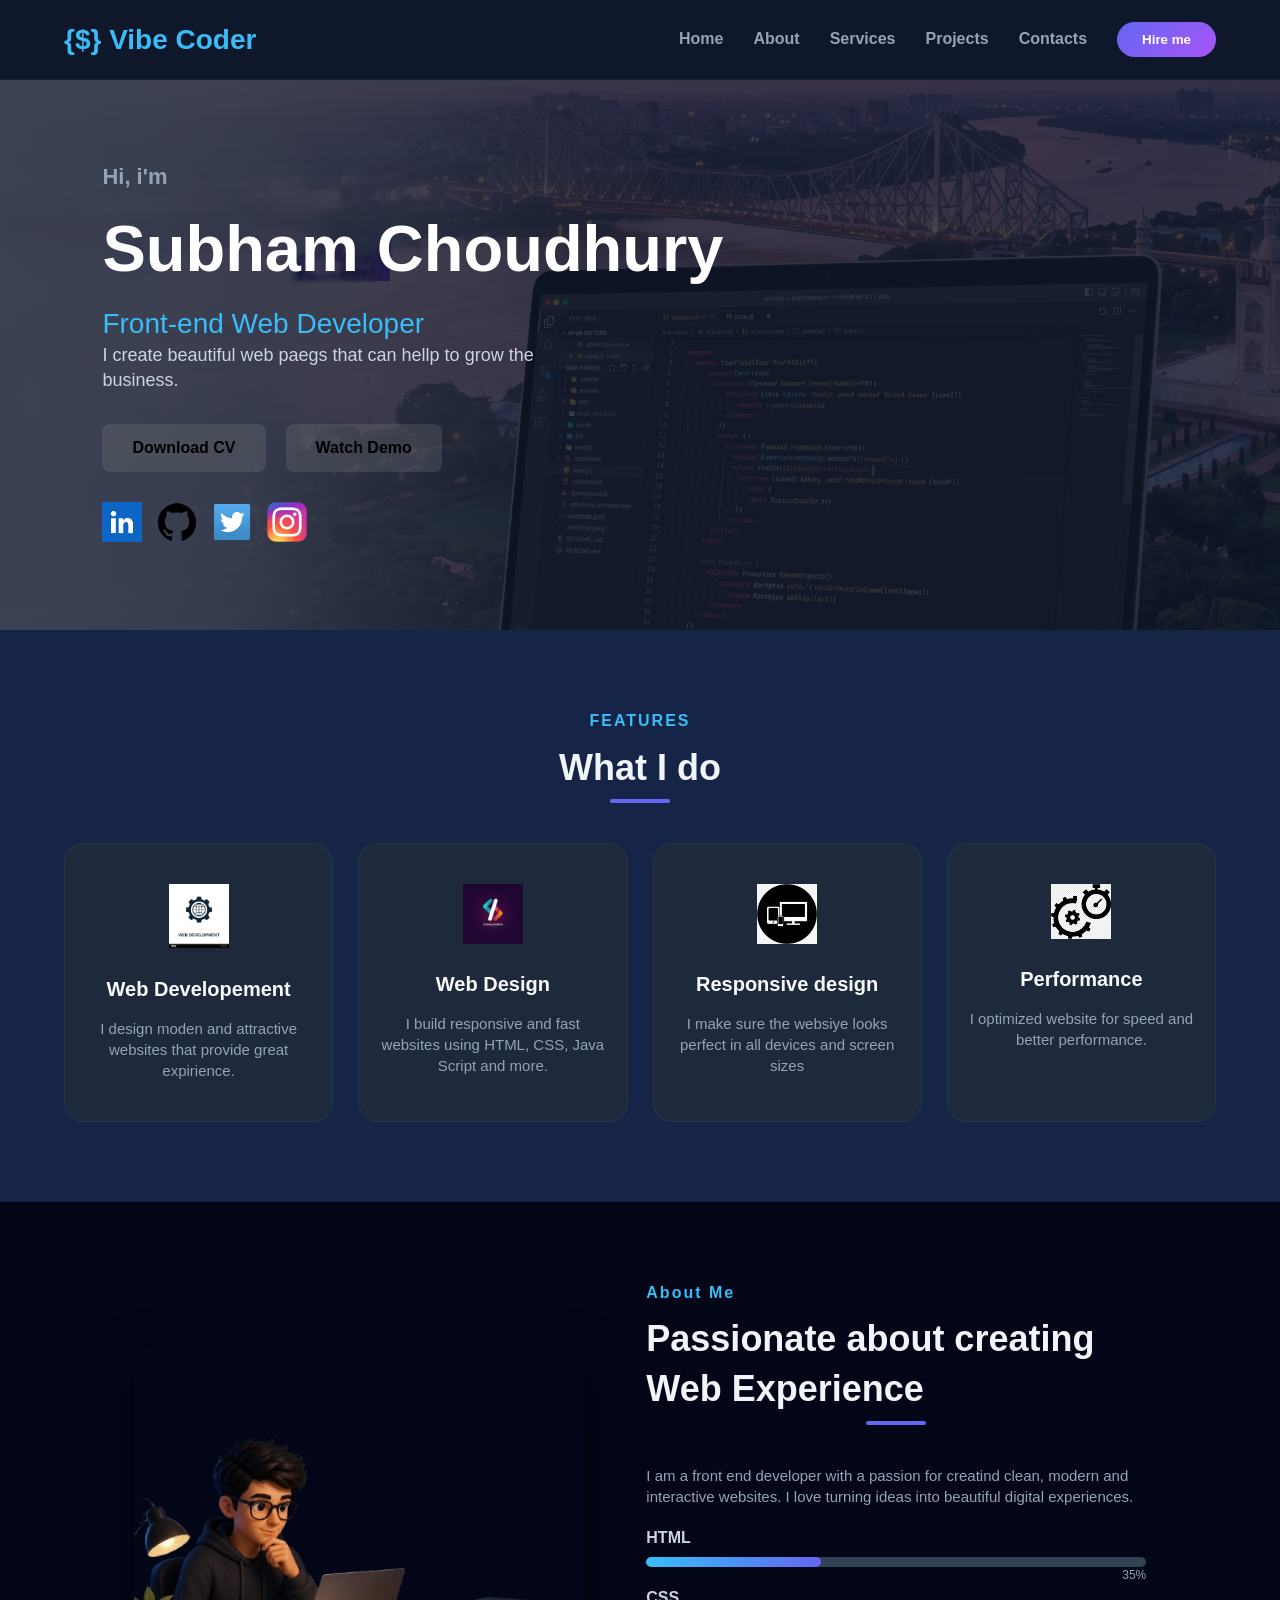
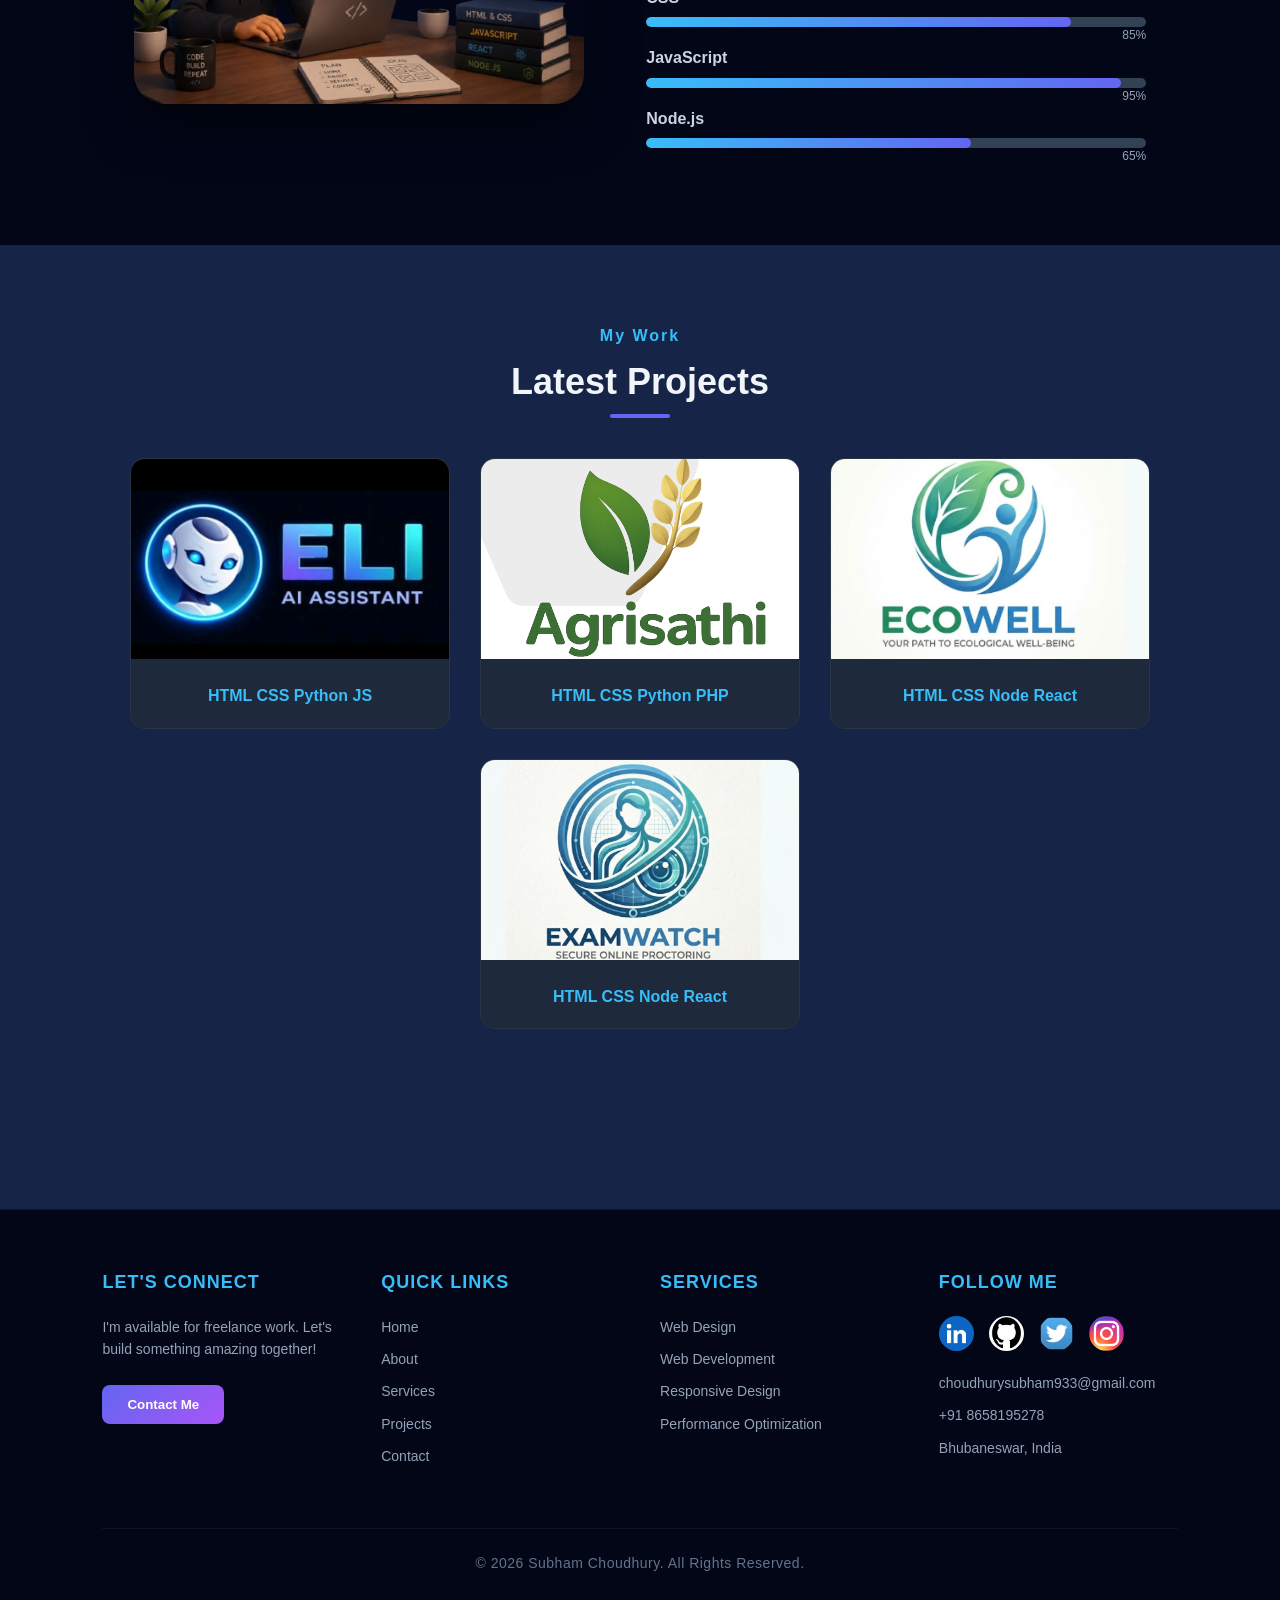
<file: index.html>
<!DOCTYPE html>
<html lang="en">

<head>
    <meta charset="UTF-8">
    <meta name="viewport" content="width=device-width, initial-scale=1.0">
    <title>Portfolio</title>
    <link rel="stylesheet" href="CSS/index.css">
</head>

<body>
    <header>
        <div class="title">
            {$} Vibe Coder
        </div>
        <div class="sections">
            <a href="Home.html">Home</a>
            <a href="about.html" class="active">About</a>
            <a href="#Services">Services</a>
            <a href="projects.html">Projects</a>
            <a href="contact.html">Contacts</a>
            <form action="follow.html">
                <button>Hire me</button>
            </form>
        </div>
    </header>

    <main>
        <div class="content">
            <div class="intro">
                <p id="pa">Hi, i'm</p>
                <h1>Subham Choudhury</h1>
                <h3>Front-end Web Developer</h3>
                <p id="par">I create beautiful web paegs that can hellp to grow the business.</p>
            </div>
            <div class="click">
                <form action="https://internshala.com/download/resume">
                    <button>Download CV</button>
                </form>
                <form action="CV.pdf">
                    <button>Watch Demo</button>
                </form>
            </div>
            <div class="icons">
                <a href="https://www.linkedin.com/in/subham-choudhury-31451738b?utm_source=share_via&utm_content=profile&utm_medium=member_android"
                    target="_blank"><img src="CSS/images/linkedin.webp" alt=""></a>
                <a href="https://github.com/the-speaker27" target="_blank"><img src="CSS/images/git.svg" alt=""></a>
                <a href="https://internshala.com/student/resume?detail_source=resume_direct" target="_blank"><img
                        src="CSS/images/twitter.webp" alt=""></a>
                <a href="https://www.instagram.com/mr_choudhury__269?igsh=MWs2NjI1c2Jwdjhybw==" target="_blank"><img
                        src="CSS/images/insta.png" alt=""></a>
            </div>
        </div>
        <div class="container">
            <p id="ft">FEATURES</p>
            <p id="wid">What I do</p>
            <div class="cards">
                <div class="sub">
                    <img src="CSS/images/python.png" alt="">
                    <p id="hd"><b>Web Developement</b></p>
                    <p id="cn">I design moden and attractive websites that provide great expirience.</p>
                </div>

                <div class="sub">
                    <img src="CSS/images/java.webp" alt="">
                    <p id="bd"><b>Web Design</b></p>
                    <p id="cn">I build responsive and fast websites using HTML, CSS, Java Script and more.</p>
                </div>

                <div class="sub">
                    <img src="CSS/images/rd.png" alt="">
                    <p id="ld"><b>Responsive design</b></p>
                    <p id="cn">I make sure the websiye looks perfect in all devices and screen sizes</p>
                </div>
                <div class="sub">
                    <img src="CSS/images/pr.png" alt="">
                    <p id="ld"><b>Performance</b></p>
                    <p id="cn">I optimized website for speed and better performance.</p>
                </div>
            </div>

        </div>
        <div class="code">
            <img src="CSS/images/coder.png" alt="">
            <div class="contents">
                <p id="ft">About Me</p>
                <p id="wid">Passionate about creating Web Experience</p>
                <p id="cn">I am a front end developer with a passion for creatind clean, modern and interactive
                    websites. I love turning ideas into beautiful digital experiences.</p>
                <div class="skill">
                    <span class="lan">HTML</span>
                    <div class="bar">
                        <div class="line" style="width:35%;">
                        </div>
                    </div>
                    <span class="percent">35%</span>
                </div>

                <div class="skill">
                    <span class="lan">CSS</span>
                    <div class="bar">
                        <div class="line" style="width:85%;">
                        </div>
                    </div>
                    <span class="percent">85%</span>
                </div>

                <div class="skill">
                    <span class="lan">JavaScript</span>
                    <div class="bar">
                        <div class="line" style="width:95%;">
                        </div>
                    </div>
                    <span class="percent">95%</span>
                </div>

                <div class="skill">
                    <span class="lan">Node.js</span>
                    <div class="bar">
                        <div class="line" style="width:65%;">
                        </div>
                    </div>
                    <span class="percent">65%</span>
                </div>
            </div>
        </div>
        <div class="project">
            <p id="ft">My Work</p>
            <p id="wid">Latest Projects</p>
            <div class="projects">
                <div class="pcards">
                    <img src="CSS/images/Eli.jpeg" alt="">
                    <p>HTML CSS Python JS</p>
                </div>
                <div class="pcards">
                    <img src="CSS/images/agrisaathi.png" alt="">
                    <p>HTML CSS Python PHP</p>
                </div>

                <div class="pcards">
                    <img src="CSS/images/ecowell.png" alt="">
                    <p>HTML CSS Node React</p>
                </div>

                <div class="pcards">
                    <img src="CSS/images/exam.png" alt="">
                    <p>HTML CSS Node React</p>
                </div>


            </div>
        </div>
    </main>


    <footer class="footer">
        <div class="footer-container">

            <div class="footer-box">
                <h3>Let's Connect</h3>
                <p>I'm available for freelance work. Let's build something amazing together!</p>
                <button class="contact-btn">Contact Me</button>
            </div>

            <div class="footer-box">
                <h3>Quick Links</h3>
                <p>Home</p>
                <p>About</p>
                <p>Services</p>
                <p>Projects</p>
                <p>Contact</p>
            </div>

            <div class="footer-box">
                <h3>Services</h3>
                <p>Web Design</p>
                <p>Web Development</p>
                <p>Responsive Design</p>
                <p>Performance Optimization</p>
            </div>

            <div class="footer-box">
                <h3>Follow Me</h3>
                <div class="socials">
                    <a href="https://www.linkedin.com/in/subham-choudhury-31451738b?utm_source=share_via&utm_content=profile&utm_medium=member_android"
                        target="_blank"><img src="CSS/images/linkedin.webp" alt=""></a>
                    <a href="https://github.com/the-speaker27" target="_blank"><img src="CSS/images/git.png" alt=""></a>
                    <a href="https://internshala.com/student/resume?detail_source=resume_direct" target="_blank"><img
                            src="CSS/images/twitter.webp" alt=""></a>
                    <a href="https://www.instagram.com/mr_choudhury__269?igsh=MWs2NjI1c2Jwdjhybw==" target="_blank"><img
                            src="CSS/images/insta.png" alt=""></a>
                </div>
                <p>choudhurysubham933@gmail.com</p>
                <p>+91 8658195278</p>
                <p>Bhubaneswar, India</p>
            </div>

        </div>

        <div class="footer-bottom">
            © 2026 Subham Choudhury. All Rights Reserved.
        </div>
    </footer>
</body>

</html>
</file>
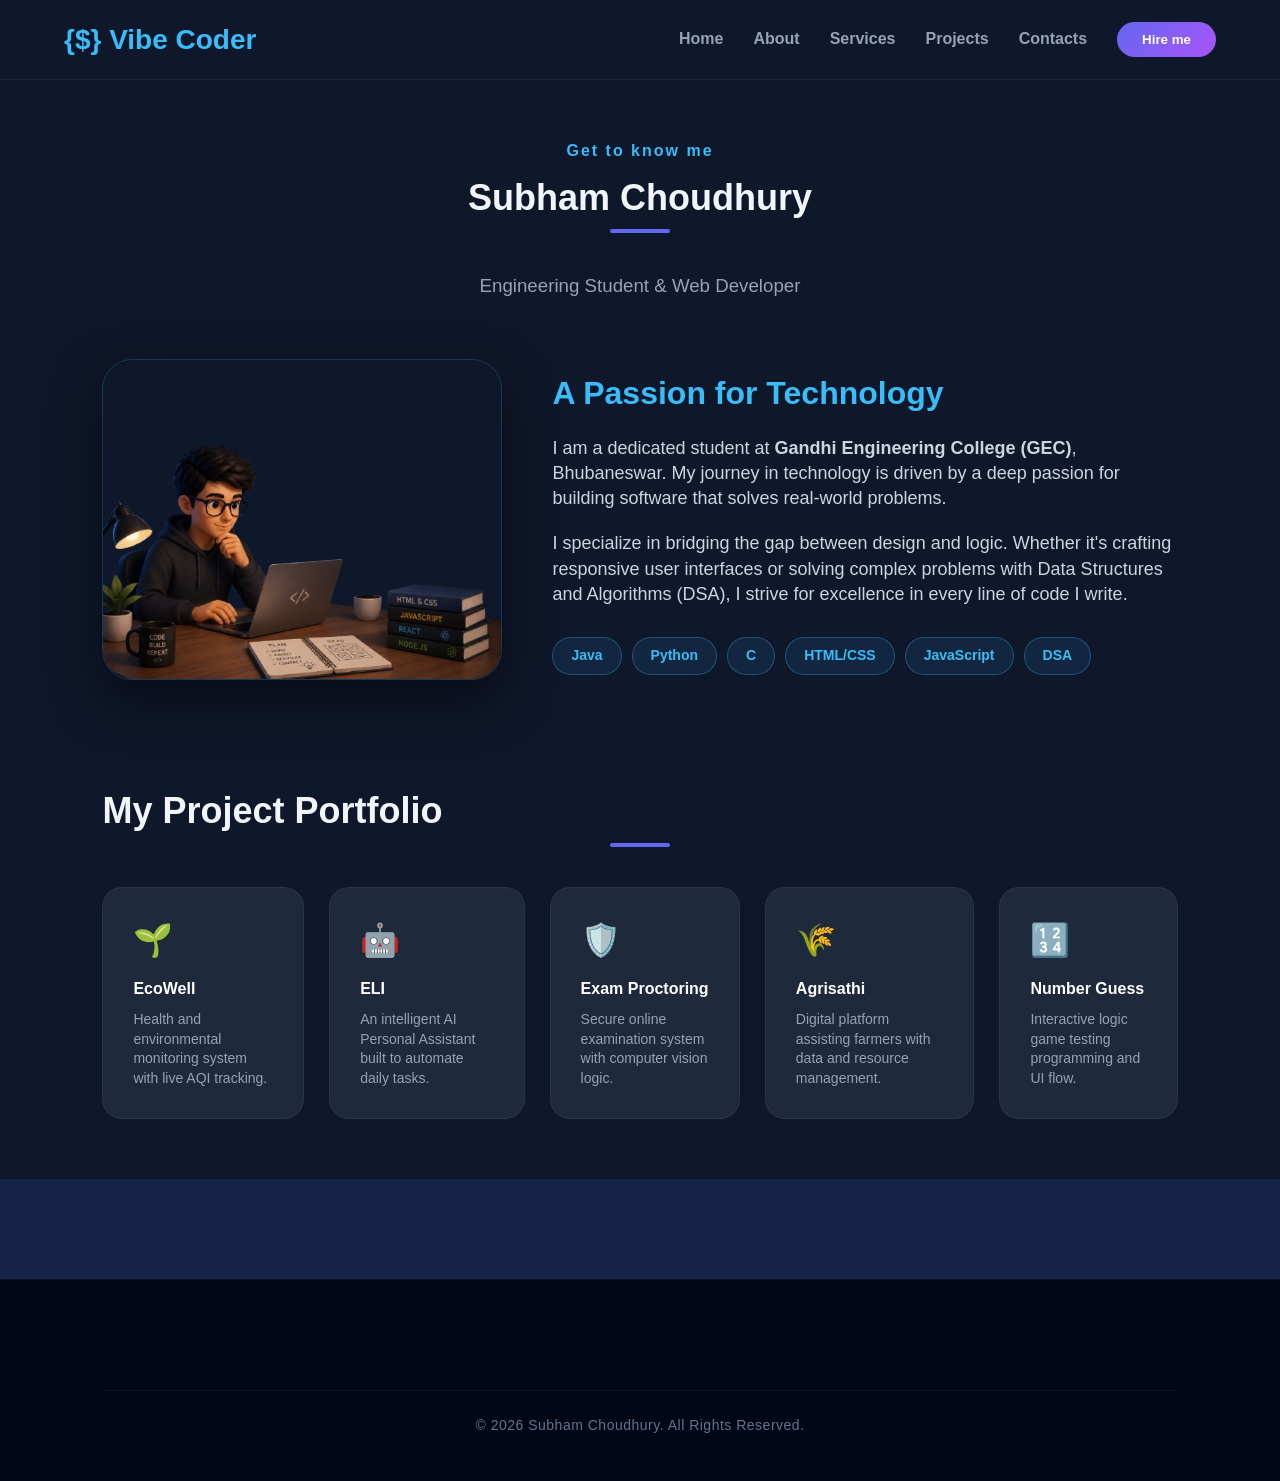
<file: about.html>
<!DOCTYPE html>
<html lang="en">

<head>
    <meta charset="UTF-8">
    <meta name="viewport" content="width=device-width, initial-scale=1.0">
    <title>About | Subham Choudhury</title>
    <link rel="stylesheet" href="CSS/index.css">
    <link href="CSS/about.css" rel="stylesheet">
</head>

<body>
    <header>
        <div class="title">{$} Vibe Coder</div>
        <div class="sections">
            <a href="index.html">Home</a>
            <a href="about.html" class="active">About</a>
            <a href="#services">Services</a>
            <a href="projects.html">Projects</a>
            <a href="contact.html">Contacts</a>
            <form action="follow.html">
                <button>Hire me</button>
            </form>
        </div>
    </header>

    <main class="about-container">
        <section class="about-hero">
            <p id="ft">Get to know me</p>
            <h1 id="wid">Subham Choudhury</h1>
            <h3>Engineering Student & Web Developer</h3>
        </section>

        <section class="bio-section">
            <div class="bio-image">
                <img src="CSS/images/coder.png" alt="Subham Working">
            </div>
            <div class="bio-content">
                <h2>A Passion for Technology</h2>
                <p>I am a dedicated student at <strong>Gandhi Engineering College (GEC)</strong>, Bhubaneswar. My
                    journey in technology is driven by a deep passion for building software that solves real-world
                    problems.</p>
                <p>I specialize in bridging the gap between design and logic. Whether it's crafting responsive user
                    interfaces or solving complex problems with Data Structures and Algorithms (DSA), I strive for
                    excellence in every line of code I write.</p>

                <div class="tech-stack">
                    <span class="skill-pill">Java</span>
                    <span class="skill-pill">Python</span>
                    <span class="skill-pill">C</span>
                    <span class="skill-pill">HTML/CSS</span>
                    <span class="skill-pill">JavaScript</span>
                    <span class="skill-pill">DSA</span>
                </div>
            </div>
        </section>

        <section class="about-projects">
            <h2 id="wid">My Project Portfolio</h2>
            <div class="project-grid">
                <div class="project-card">
                    <div class="p-icon">🌱</div>
                    <h4>EcoWell</h4>
                    <p>Health and environmental monitoring system with live AQI tracking.</p>
                </div>
                <div class="project-card">
                    <div class="p-icon">🤖</div>
                    <h4>ELI</h4>
                    <p>An intelligent AI Personal Assistant built to automate daily tasks.</p>
                </div>
                <div class="project-card">
                    <div class="p-icon">🛡️</div>
                    <h4>Exam Proctoring</h4>
                    <p>Secure online examination system with computer vision logic.</p>
                </div>
                <div class="project-card">
                    <div class="p-icon">🌾</div>
                    <h4>Agrisathi</h4>
                    <p>Digital platform assisting farmers with data and resource management.</p>
                </div>
                <div class="project-card">
                    <div class="p-icon">🔢</div>
                    <h4>Number Guess</h4>
                    <p>Interactive logic game testing programming and UI flow.</p>
                </div>
            </div>
        </section>
    </main>

    <footer class="footer">
        <div class="footer-bottom">
            © 2026 Subham Choudhury. All Rights Reserved.
        </div>
    </footer>
</body>

</html>
</file>
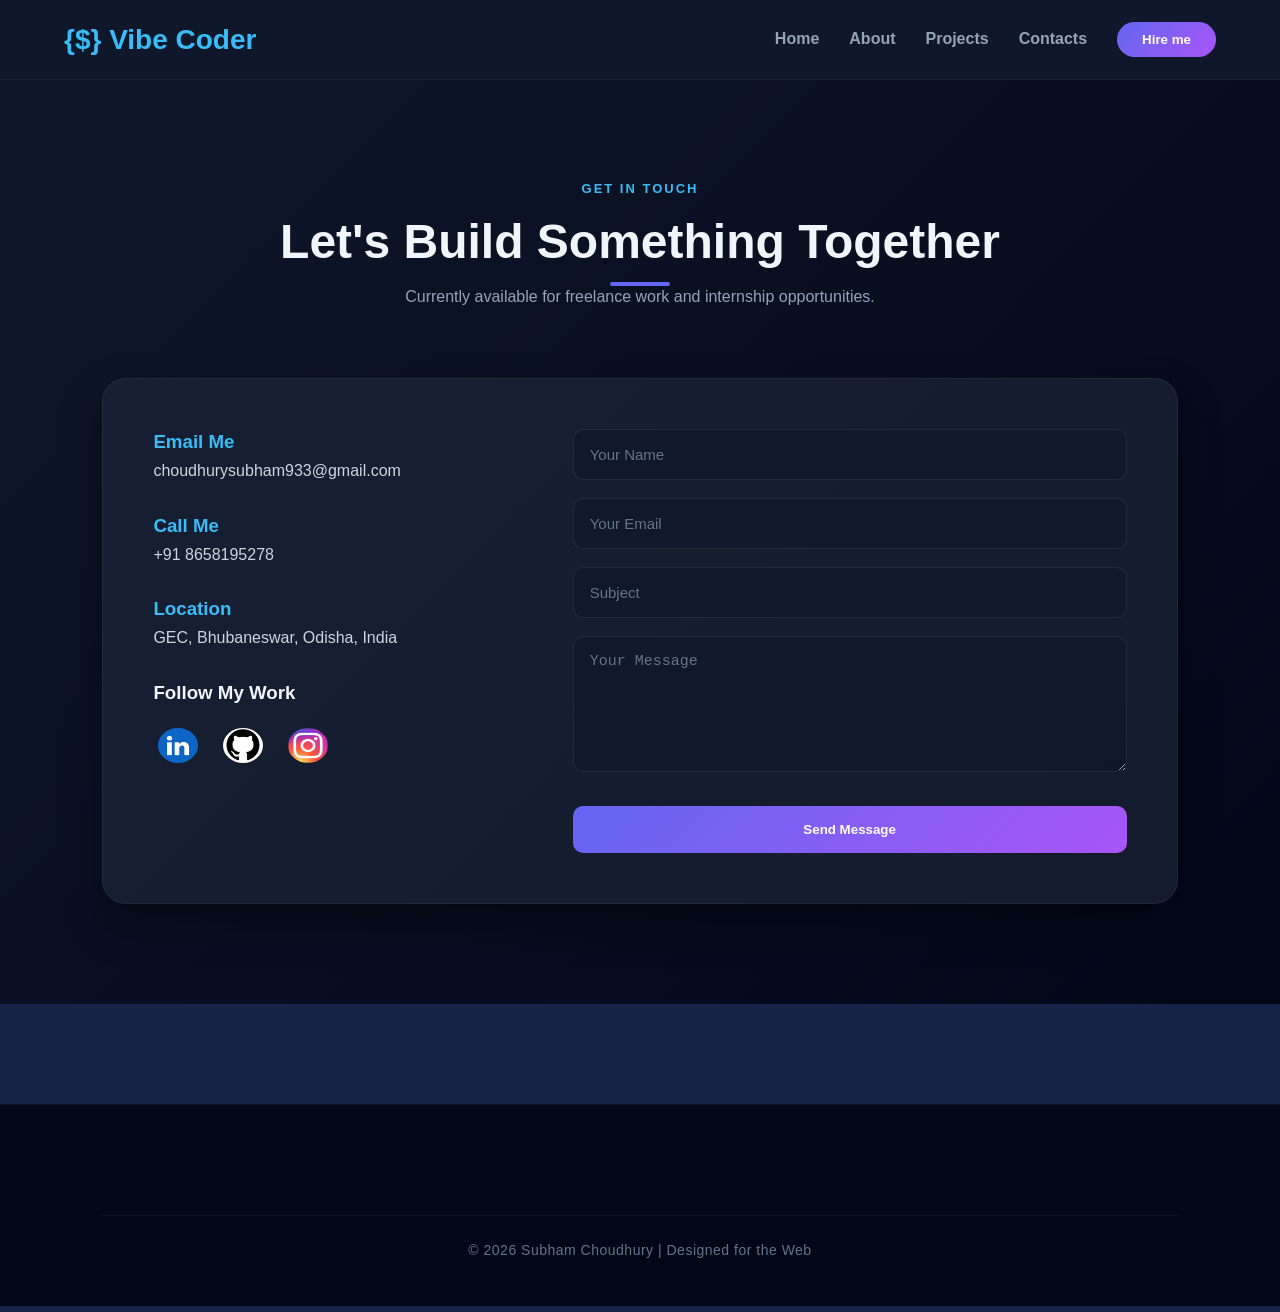
<file: contact.html>
<!DOCTYPE html>
<html lang="en">

<head>
    <meta charset="UTF-8">
    <meta name="viewport" content="width=device-width, initial-scale=1.0">
    <title>Contact | Subham Choudhury</title>
    <link rel="stylesheet" href="CSS/index.css">
    <link rel="stylesheet" href="CSS/contact.css">
</head>

<body>
    <header>
        <div class="title">{$} Vibe Coder</div>
        <div class="sections">
            <a href="index.html">Home</a>
            <a href="about.html">About</a>
            <a href="projects.html">Projects</a>
            <a href="contact.html" class="active">Contacts</a>
            <form action="follow.html">
                <button>Hire me</button>
            </form>
        </div>
    </header>

    <main class="contact-page">
        <section class="contact-hero">
            <p id="ft">GET IN TOUCH</p>
            <h1 id="wid">Let's Build Something Together</h1>
            <p class="subtitle">Currently available for freelance work and internship opportunities.</p>
        </section>

        <div class="contact-wrapper">
            <div class="contact-info-panel">
                <div class="info-item">
                    <h3>Email Me</h3>
                    <p>choudhurysubham933@gmail.com</p>
                </div>
                <div class="info-item">
                    <h3>Call Me</h3>
                    <p>+91 8658195278</p>
                </div>
                <div class="info-item">
                    <h3>Location</h3>
                    <p>GEC, Bhubaneswar, Odisha, India</p>
                </div>

                <div class="social-links-contact">
                    <h3>Follow My Work</h3>
                    <div class="socials">
                        <a href="https://www.linkedin.com/..." target="_blank"><img src="CSS/images/linkedin.webp"
                                alt="LinkedIn"></a>
                        <a href="https://github.com/..." target="_blank"><img src="CSS/images/git.png" alt="GitHub"></a>
                        <a href="https://www.instagram.com/..." target="_blank"><img src="CSS/images/insta.png"
                                alt="Instagram"></a>
                    </div>
                </div>
            </div>

            <div class="contact-form-container">
                <form action="#" class="vibe-form">
                    <div class="input-group">
                        <input type="text" placeholder="Your Name" required>
                    </div>
                    <div class="input-group">
                        <input type="email" placeholder="Your Email" required>
                    </div>
                    <div class="input-group">
                        <input type="text" placeholder="Subject">
                    </div>
                    <div class="input-group">
                        <textarea placeholder="Your Message" rows="6" required></textarea>
                    </div>
                    <button type="submit" class="send-btn">Send Message</button>
                </form>
            </div>
        </div>
    </main>

    <footer class="footer">
        <div class="footer-bottom">
            © 2026 Subham Choudhury | Designed for the Web
        </div>
    </footer>
</body>

</html>
</file>
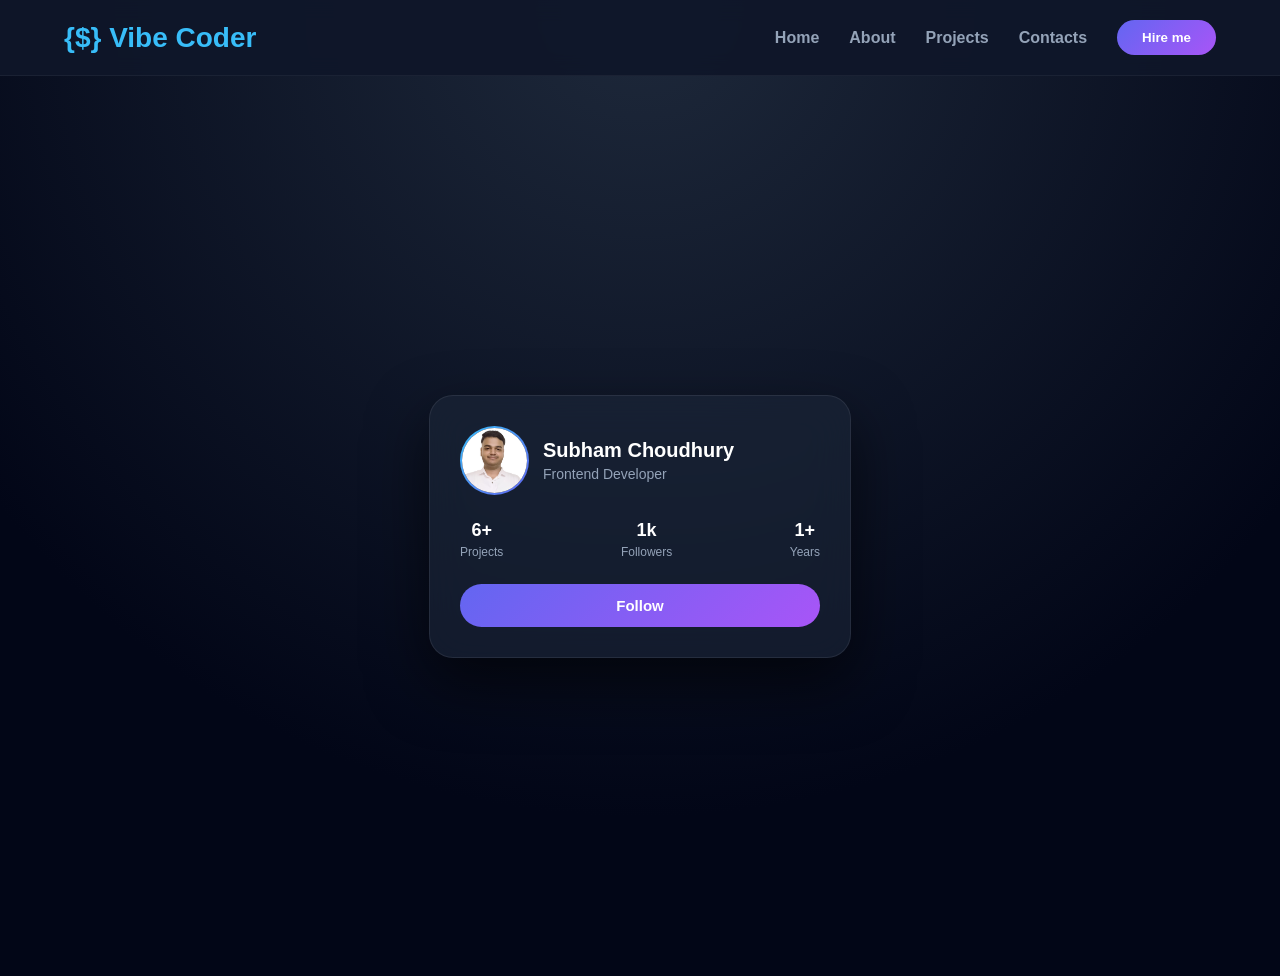
<file: follow.html>
<!DOCTYPE html>
<html lang="en">

<head>
    <meta charset="UTF-8">
    <meta name="viewport" content="width=device-width, initial-scale=1.0">
    <title>Document</title>
    <link rel="stylesheet" href="CSS/follow.css">
</head>

<body>
    <header>
        <div class="title">{$} Vibe Coder</div>
        <div class="sections">
            <a href="index.html">Home</a>
            <a href="about.html">About</a>
            <a href="projects.html">Projects</a>
            <a href="contact.html" class="active">Contacts</a>
            <form action="follow.html">
                <button>Hire me</button>
            </form>
        </div>
    </header>
    <main class="profile-section">
        <div class="profile-card">

            <div class="profile-top">
                <img src="CSS/images/Pass.jpg" alt="Profile">

                <div class="profile-info">
                    <h2>Subham Choudhury</h2>
                    <p>Frontend Developer</p>
                </div>
            </div>

            <div class="profile-stats">
                <div>
                    <h3>6+</h3>
                    <p>Projects</p>
                </div>
                <div>
                    <h3>1k</h3>
                    <p>Followers</p>
                </div>
                <div>
                    <h3>1+</h3>
                    <p>Years</p>
                </div>
            </div>

            <button class="follow-btn">Follow</button>

        </div>
    </main>
</body>

</html>
</file>
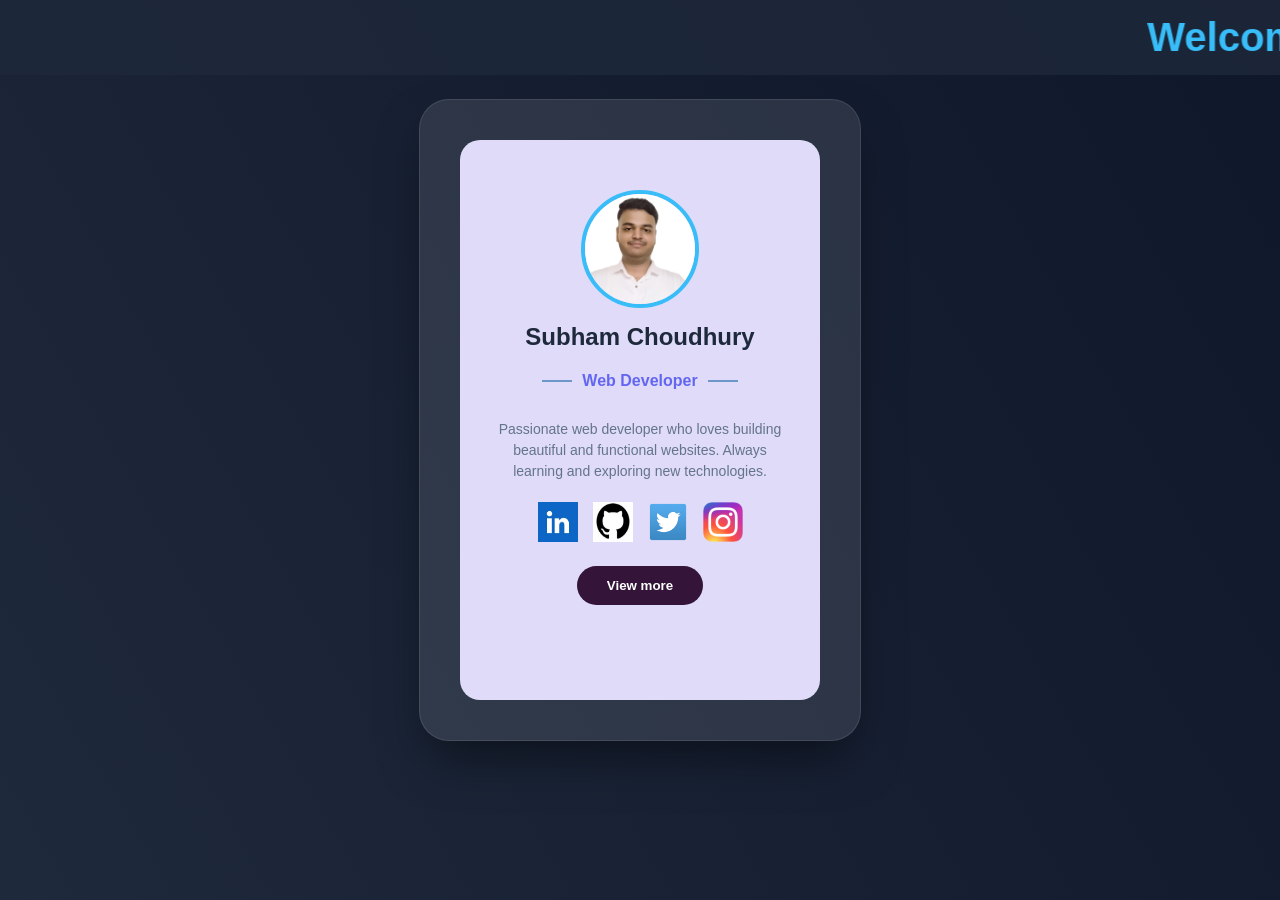
<file: Home.html>
<!DOCTYPE html>
<html lang="en">

<head>
    <meta charset="UTF-8">
    <meta name="viewport" content="width=device-width, initial-scale=1.0">
    <title>Home</title>
    <link rel="stylesheet" href="CSS/Home.css">    
    <body>
        <div class="title">
            <marquee behavior="scroll" scrollamount="10"direction="left">Welcome to my portfolio</marquee>
        </div>
        <div class="container">
            <div class="card">
                <div class="content">
                    <img src="CSS/images/Pass.jpg" id="pass" alt="Profile Picture">
                    <h1>Subham Choudhury</h1>
                    <p id="role">Web Developer</p>
                    <p id="des">Passionate web developer who loves building beautiful and functional websites. Always
                        learning and exploring new technologies.</p>
    
                    <div class="icons">
                        <a href="https://www.linkedin.com/..." target="_blank"><img src="CSS/images/linkedin.webp"
                                alt="LinkedIn"></a>
                        <a href="https://github.com/..." target="_blank"><img src="CSS/images/git.png" alt="GitHub"></a>
                        <a href="https://internshala.com/..." target="_blank"><img src="CSS/images/twitter.webp"
                                alt="Twitter"></a>
                        <a href="https://www.instagram.com/..." target="_blank"><img src="CSS/images/insta.png"
                                alt="Instagram"></a>
                    </div>
    
                    <form action="index.html">
                        <button type="submit">View more</button>
                    </form>
                </div>
            </div>
        </div>
        </body>
</html>
</file>
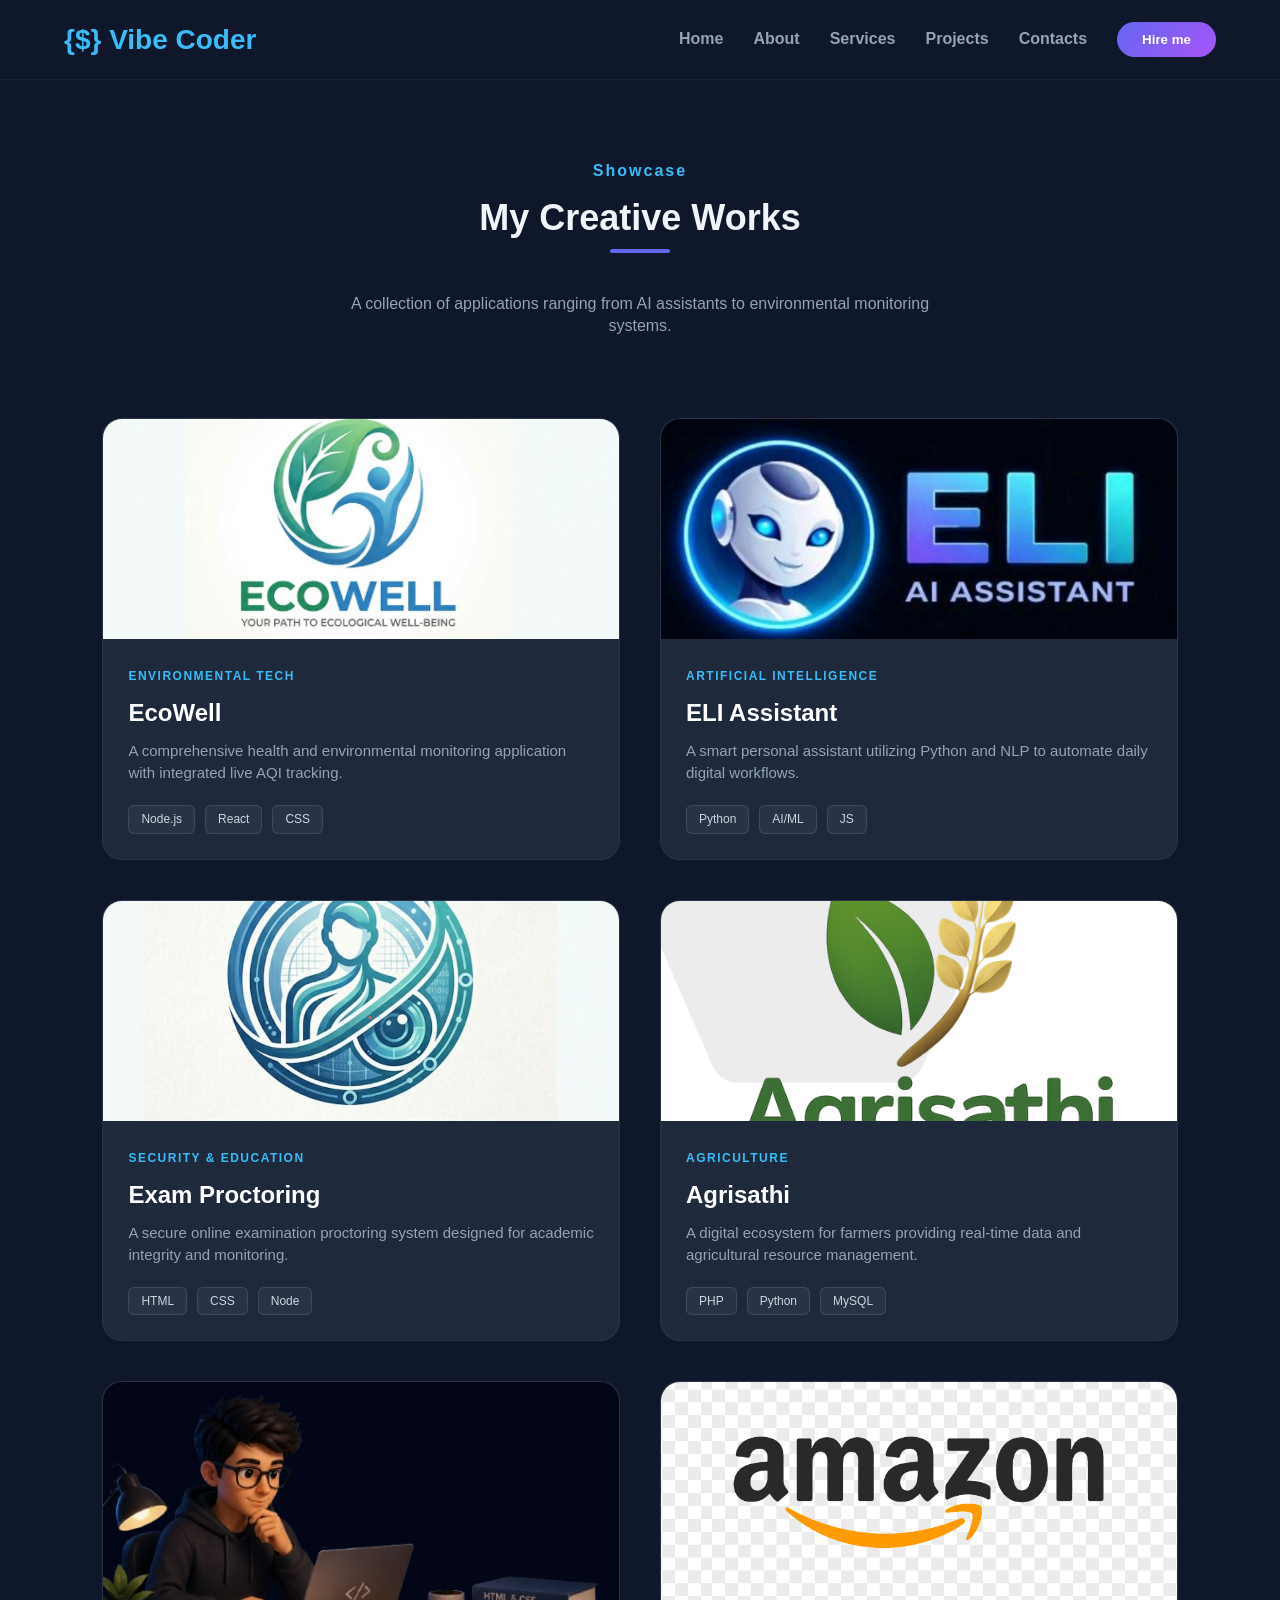
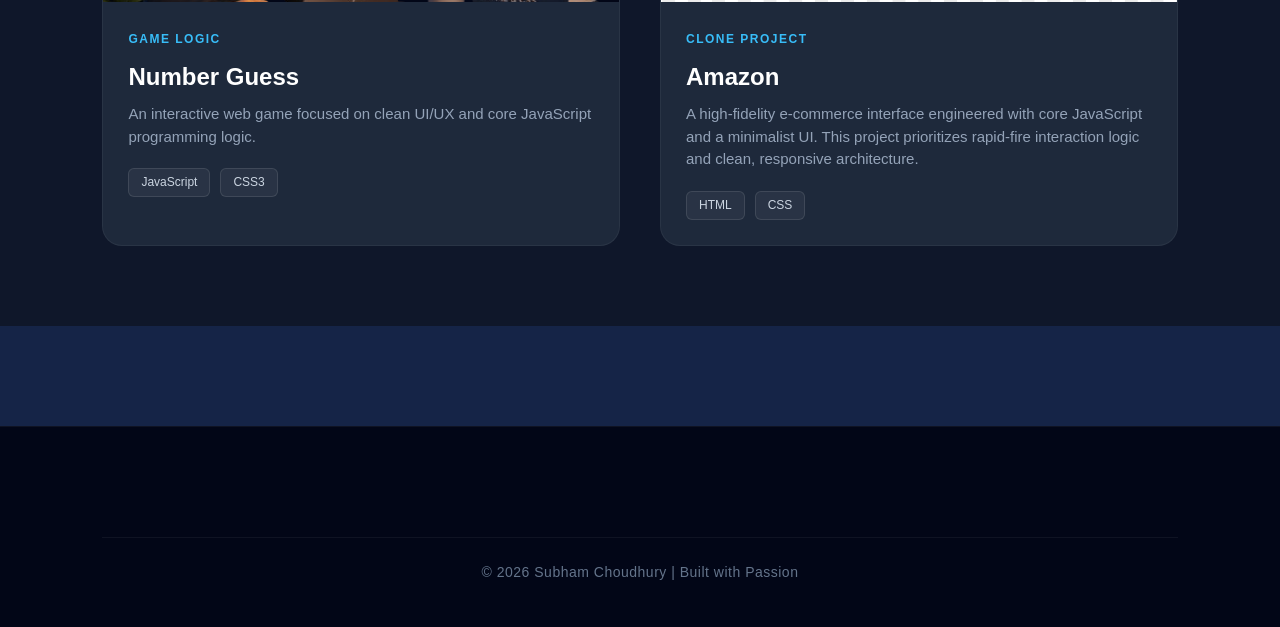
<file: projects.html>
<!DOCTYPE html>
<html lang="en">

<head>
    <meta charset="UTF-8">
    <meta name="viewport" content="width=device-width, initial-scale=1.0">
    <title>Projects | Vibe Coder</title>
    <link rel="stylesheet" href="CSS/index.css">
    <link href="CSS/project.css" rel="stylesheet">
</head>

<body>
    <header>
        <div class="title">{$} Vibe Coder</div>
        <div class="sections">
            <a href="index.html">Home</a>
            <a href="about.html">About</a>
            <a href="#services">Services</a>
            <a href="projects.html" class="active">Projects</a>
            <a href="contact.html">Contacts</a>
            <form action="follow.html">
                <button>Hire me</button>
            </form>
        </div>
    </header>

    <main class="projects-page">
        <section class="projects-hero">
            <p id="ft">Showcase</p>
            <h1 id="wid">My Creative Works</h1>
            <p class="subtitle">A collection of applications ranging from AI assistants to environmental monitoring
                systems.</p>
        </section>

        <div class="projects-gallery">
            <div class="project-node">
                <div class="project-img-wrapper">
                    <img src="CSS/images/ecowell.png" alt="EcoWell Project">
                </div>
                <div class="project-info">
                    <span class="category">Environmental Tech</span>
                    <h3>EcoWell</h3>
                    <p>A comprehensive health and environmental monitoring application with integrated live AQI
                        tracking.</p>
                    <div class="tech-used">
                        <span>Node.js</span><span>React</span><span>CSS</span>
                    </div>
                </div>
            </div>

            <div class="project-node">
                <div class="project-img-wrapper">
                    <img src="CSS/images/Eli.jpeg" alt="ELI AI Assistant">
                </div>
                <div class="project-info">
                    <span class="category">Artificial Intelligence</span>
                    <h3>ELI Assistant</h3>
                    <p>A smart personal assistant utilizing Python and NLP to automate daily digital workflows.</p>
                    <div class="tech-used">
                        <span>Python</span><span>AI/ML</span><span>JS</span>
                    </div>
                </div>
            </div>

            <div class="project-node">
                <div class="project-img-wrapper">
                    <img src="CSS/images/exam.png" alt="Proctoring System">
                </div>
                <div class="project-info">
                    <span class="category">Security & Education</span>
                    <h3>Exam Proctoring</h3>
                    <p>A secure online examination proctoring system designed for academic integrity and monitoring.</p>
                    <div class="tech-used">
                        <span>HTML</span><span>CSS</span><span>Node</span>
                    </div>
                </div>
            </div>

            <div class="project-node">
                <div class="project-img-wrapper">
                    <img src="CSS/images/agrisaathi.png" alt="Agrisathi Project">
                </div>
                <div class="project-info">
                    <span class="category">Agriculture</span>
                    <h3>Agrisathi</h3>
                    <p>A digital ecosystem for farmers providing real-time data and agricultural resource management.
                    </p>
                    <div class="tech-used">
                        <span>PHP</span><span>Python</span><span>MySQL</span>
                    </div>
                </div>
            </div>

            <div class="project-node">
                <div class="project-img-wrapper">
                    <img src="CSS/images/coder.png" alt="Logic Game">
                </div>
                <div class="project-info">
                    <span class="category">Game Logic</span>
                    <h3>Number Guess</h3>
                    <p>An interactive web game focused on clean UI/UX and core JavaScript programming logic.</p>
                    <div class="tech-used">
                        <span>JavaScript</span><span>CSS3</span>
                    </div>
                </div>
            </div>

            <div class="project-node">
                <div class="project-img-wrapper">
                    <img src="CSS/images/amazon.png" alt="Logic Game">
                </div>
                <div class="project-info">
                    <span class="category">Clone Project</span>
                    <h3>Amazon</h3>
                    <p>A high-fidelity e-commerce interface engineered with core JavaScript and a minimalist UI. This project prioritizes rapid-fire interaction logic and clean, responsive architecture.</p>
                    <div class="tech-used">
                        <span>HTML</span><span>CSS </span>
                    </div>
                </div>
            </div>
        </div>
    </main>

    <footer class="footer">
        <div class="footer-bottom">
            © 2026 Subham Choudhury | Built with Passion
        </div>
    </footer>
</body>

</html>
</file>
<file: CSS/index.css>
* {
    margin: 0;
    padding: 0;
    box-sizing: border-box;
}

body {
    background: #152447;
    color: #f1f5f9;
    font-family: 'Segoe UI', Roboto, Helvetica, Arial, sans-serif;
    line-height: 1.4;
    animation: faden 0.6s ease-in;
}

@keyframes faden {
    from {
        opacity: 0;
        transform: translateY(10px);
    }

    to {
        opacity: 1;
        transform: translateY(0);
    }
}


header {
    display: flex;
    align-items: center;
    justify-content: space-between;
    padding: 20px 5%;
    background: rgba(15, 23, 42, 0.95);
    position: relative;
    border-bottom: 1px solid rgba(255, 255, 255, 0.05);
}

.title {
    font-size: 28px;
    font-weight: 800;
    color: #38bdf8;
}

.sections {
    display: flex;
    gap: 30px;
    align-items: center;
    transition: 5s;
}

.sections a {
    text-decoration: none;
    position: relative;
    color: #94a3b8;
    font-weight: 600;
    transition: color 0.3s ease;
}

.sections a:hover {
    color: #38bdf8;
}

.sections a::after {
    content: "";
    position: absolute;
    left: 0;
    bottom: -5px;
    width: 0%;
    height: 2px;
    background-color: #38bdf8;
    transition: width 0.6s ease;
}

.sections a:hover::after {
    width: 100%;
}

.sections button {
    background: linear-gradient(135deg, #6366f1, #a855f7);
    color: white;
    padding: 10px 25px;
    border: none;
    font-weight: bold;
    border-radius: 50px;
    cursor: pointer;
    transition: transform 0.3s ease, box-shadow 0.3s ease;
}

.sections button:hover {
    transform: scale(1.05);
    box-shadow: 0 0 20px rgba(99, 102, 241, 0.4);
}

.content {
    background: linear-gradient(rgba(15, 23, 42, 0.8), rgba(15, 23, 42, 0.8)),
        url('images/head.png');
    background-size: cover;
    background-position: center;
    height: 550px;
    display: flex;
    flex-direction: column;
    justify-content: center;
    padding: 0 8%;
}

.intro h1 {
    color: #ffffff;
    font-size: 65px;
    margin: 10px 0;
}

.intro h3 {
    color: #38bdf8;
    font-size: 28px;
    font-weight: 400;
}

#pa {
    font-weight: bold;
    font-size: 22px;
    color: #94a3b8;
}

#par {
    max-width: 500px;
    font-size: 18px;
    color: #cbd5e1;
}

.click {
    display: flex;
    gap: 20px;
    margin-top: 30px;
}

.click button {
    padding: 15px 30px;
    border: none;
    border-radius: 8px;
    font-size: 16px;
    font-weight: bold;
    cursor: pointer;
    transition: all 0.3s ease;
    background: rgba(128, 128, 128, 0.244);
}

.click button:hover {
    background: #38bdf8;
    transform: translateY(-5px);
    filter: brightness(1.1);
}

.icons {
    display: flex;
    gap: 15px;
    margin-top: 30px;
}

.icons img {
    width: 40px;
    height: 40px;
    transition: transform 0.3s ease;
}

.icons img:hover {
    transform: translateY(-5px) scale(1.1);
}


.container {
    padding: 80px 5%;
    text-align: center;
}

#ft {
    color: #38bdf8;
    letter-spacing: 2px;
    font-weight: bold;
    margin-bottom: 10px;
}

#wid {
    font-size: 36px;
    font-weight: bold;
    margin-bottom: 50px;
    position: relative;
}

#wid::after {
    content: "";
    position: absolute;
    bottom: -10px;
    left: 50%;
    transform: translateX(-50%);
    width: 60px;
    height: 4px;
    background: #6366f1;
    border-radius: 2px;
}

.cards {
    display: flex;
    gap: 25px;
    justify-content: center;
}

.sub {
    width: 280px;
    background: #1e293b;
    border: 1px solid rgba(255, 255, 255, 0.05);
    padding: 40px 20px;
    border-radius: 20px;
    transition: all 0.3s ease;
}

.sub:hover {
    transform: translateY(-10px);
    border-color: #38bdf8;
    background: #24344d;
    box-shadow: 0 20px 40px rgba(0, 0, 0, 0.4);
}

.sub img {
    width: 60px;
    margin-bottom: 20px;
}

#hd,
#bd,
#ld {
    color: #f8fafc;
    font-size: 20px;
    margin-bottom: 15px;
}

#cn {
    color: #94a3b8;
    font-size: 15px;
}

.code {
    display: flex;
    align-items: center;
    justify-content: space-around;
    padding: 80px 8%;
    background: #020617;
}

.code img {
    width: 450px;
    border-radius: 30px;
    box-shadow: 0 20px 50px rgba(0, 0, 0, 0.5);
}

.contents {
    max-width: 500px;
}

.skill {
    margin-top: 20px;
}

.lan {
    display: block;
    margin-bottom: 8px;
    font-weight: bold;
    color: #cbd5e1;
}

.bar {
    width: 100%;
    height: 10px;
    background: #334155;
    border-radius: 10px;
    overflow: hidden;
}

.line {
    height: 100%;
    background: linear-gradient(90deg, #38bdf8, #6366f1);
    border-radius: 10px;
}

.percent {
    float: right;
    font-size: 12px;
    color: #94a3b8;
}


.project {
    padding: 80px 5%;
    text-align: center;
}

.projects {
    display: flex;
    gap: 30px;
    justify-content: center;
    flex-wrap: wrap;
    margin-top: 40px;
}

.pcards {
    width: 320px;
    background: #1e293b;
    border-radius: 15px;
    overflow: hidden;
    transition: 0.3s;
    border: 1px solid rgba(255, 255, 255, 0.05);
}

.pcards:hover {
    transform: scale(1.03);
    box-shadow: 0 15px 30px rgba(0, 0, 0, 0.5);
}

.pcards img {
    width: 100%;
    height: 200px;
    object-fit: cover;
}

.pcards p {
    padding: 20px;
    font-weight: bold;
    color: #38bdf8;
    background: #1e293b;
}

.footer {
    background: #020617;
    padding: 60px 8% 20px;
    margin-top: 100px;
    color: #f1f5f9;
    border-top: 1px solid rgba(255, 255, 255, 0.05);
}

.footer-container {
    display: flex;
    justify-content: space-between;
    flex-wrap: wrap;
    gap: 40px;
}

.footer-box {
    flex: 1;
}

.footer-box h3 {
    color: #38bdf8;
    margin-bottom: 20px;
    font-size: 18px;
    text-transform: uppercase;
    letter-spacing: 1px;
}

.footer-box p {
    margin: 10px 0;
    color: #94a3b8;
    font-size: 14px;
    line-height: 1.6;
}


.contact-btn {
    margin-top: 15px;
    padding: 12px 25px;
    background: linear-gradient(135deg, #6366f1, #a855f7);
    color: white;
    border: none;
    border-radius: 8px;
    font-weight: bold;
    cursor: pointer;
    transition: transform 0.3s ease, box-shadow 0.3s ease;
}

.contact-btn:hover {
    transform: translateY(-3px);
    box-shadow: 0 10px 20px rgba(99, 102, 241, 0.3);
}

.socials {
    display: flex;
    gap: 15px;
    margin: 15px 0;
    align-items: center;
}

.socials img {
    width: 35px;
    height: 35px;
    border-radius: 50%;
    cursor: pointer;
    transition: all 0.3s ease;
}

.socials img:hover {
    transform: translateY(-5px);
    filter: brightness(1.2) drop-shadow(0 0 8px #38bdf8);
}

.footer-bottom {
    text-align: center;
    padding: 25px;
    margin-top: 50px;
    border-top: 1px solid rgba(255, 255, 255, 0.05);
    background: #020617;
    color: #64748b;
    font-size: 14px;
    letter-spacing: 0.5px;
}
</file>
<file: CSS/about.css>
.about-container {
    padding: 60px 8%;
    background: #0f172a;
}

.about-hero {
    text-align: center;
    margin-bottom: 60px;
}

.about-hero h3 {
    color: #94a3b8;
    font-weight: 400;
    margin-top: 10px;
}

.bio-section {
    display: flex;
    align-items: center;
    gap: 50px;
    margin-bottom: 100px;
}

.bio-image img {
    width: 400px;
    border-radius: 30px;
    box-shadow: 0 20px 50px rgba(0, 0, 0, 0.5);
    border: 1px solid rgba(56, 189, 248, 0.2);
}

.bio-content h2 {
    font-size: 32px;
    margin-bottom: 20px;
    color: #38bdf8;
}

.bio-content p {
    color: #cbd5e1;
    margin-bottom: 20px;
    font-size: 18px;
}

.tech-stack {
    display: flex;
    flex-wrap: wrap;
    gap: 10px;
    margin-top: 30px;
}

.skill-pill {
    background: rgba(56, 189, 248, 0.1);
    color: #38bdf8;
    padding: 8px 18px;
    border-radius: 20px;
    font-size: 14px;
    font-weight: 600;
    border: 1px solid rgba(56, 189, 248, 0.3);
}

.project-grid {
   display: flex;
   gap:25px;
}

.project-card {
    background: #1e293b;
    padding: 30px;
    border-radius: 20px;
    text-align: left;
    transition: 0.3s;
    border: 1px solid rgba(255, 255, 255, 0.05);
    cursor: pointer;
}

.project-card:hover {
    transform: translateY(-10px);
    border-color: #38bdf8;
}

.p-icon {
    font-size: 32px;
    margin-bottom: 15px;
}

.project-card h4 {
    margin-bottom: 10px;
    color: #ffffff;
}

.project-card p {
    font-size: 14px;
    color: #94a3b8;
}
</file>
<file: CSS/contact.css>
.contact-page {
    padding: 100px 8%;
    background: linear-gradient(135deg, #0f172a, #020617);
    min-height: 100vh;
}

.contact-hero {
    text-align: center;
    margin-bottom: 70px;
}

#ft {
    color: #38bdf8;
    letter-spacing: 2px;
    font-weight: 600;
    font-size: 13px;
}

#wid {
    font-size: 3rem;
    margin: 10px 0;
}

.subtitle {
    color: #94a3b8;
}

.contact-wrapper {
    display: flex;
    gap: 50px;
    max-width: 1100px;
    margin: auto;
    padding: 50px;
    border-radius: 24px;
    background: rgba(30, 41, 59, 0.6);
    border: 1px solid rgba(255, 255, 255, 0.05);
    box-shadow: 0 20px 40px rgba(0, 0, 0, 0.4);
}


.contact-info-panel {
    flex: 1;
}

.info-item {
    margin-bottom: 30px;
}

.info-item h3 {
    color: #38bdf8;
    margin-bottom: 5px;
}

.info-item p {
    color: #cbd5e1;
}


.social-links-contact h3 {
    margin-bottom: 15px;
}

.socials {
    display: flex;
    gap: 15px;
}

.socials a {
    display: flex;
    align-items: center;
    justify-content: center;
    width: 50px;
    height: 50px;
    border-radius: 50%;
    transition: 0.3s;
}

.socials img {
    width: 40px;
}

.socials a:hover {
    transform: translateY(-5px);
    background: linear-gradient(135deg, #6366f1, #a855f7);
}

.contact-form-container {
    flex: 1.5;
}

.vibe-form {
    display: flex;
    flex-direction: column;
    gap: 18px;
}

.input-group input,
.input-group textarea {
    width: 100%;
    padding: 16px;
    border-radius: 10px;

    background: rgba(15, 23, 42, 0.7);
    border: 1px solid rgba(255, 255, 255, 0.08);

    color: #fff;
    font-size: 15px;

    transition: 0.3s;
}

.input-group input::placeholder,
.input-group textarea::placeholder {
    color: #64748b;
}

.input-group input:focus,
.input-group textarea:focus {
    border-color: #38bdf8;
    box-shadow: 0 0 0 2px rgba(56, 189, 248, 0.2);
    background: rgba(15, 23, 42, 1);
}

.send-btn {
    margin-top: 10px;
    padding: 16px;
    border-radius: 10px;

    background: linear-gradient(135deg, #6366f1, #a855f7);
    border: none;
    color: white;
    font-weight: 600;

    cursor: pointer;
    transition: 0.3s;
}

.send-btn:hover {
    transform: translateY(-2px);
    box-shadow: 0 10px 20px rgba(99, 102, 241, 0.4);
}
</file>
<file: CSS/follow.css>
/* BACKGROUND WITH DEPTH */
body {
    margin: 0;
    font-family: 'Segoe UI', sans-serif;
    background: radial-gradient(circle at top, #1e293b, #020617 70%);
    color: white;
}

/* PERFECT CENTERING */
.profile-section {
    display: flex;
    justify-content: center;
    align-items: center;
    height: 100vh;
}

/* CARD */
.profile-card {
    width: 360px;
    padding: 30px;
    border-radius: 24px;

    background: rgba(30, 41, 59, 0.55);
    backdrop-filter: blur(20px);

    border: 1px solid rgba(255, 255, 255, 0.08);
    box-shadow: 0 25px 60px rgba(0, 0, 0, 0.6);

    transition: 0.4s ease;
}

.profile-card:hover {
    transform: translateY(-10px) scale(1.01);
}

/* TOP */
.profile-top {
    display: flex;
    align-items: center;
    gap: 14px;
    margin-bottom: 25px;
}

/* IMAGE (FIXED SIZE + BETTER LOOK) */
.profile-top img {
    width: 65px;
    height: 65px;
    border-radius: 50%;
    object-fit: cover;

    border: 2px solid transparent;
    background: linear-gradient(#0f172a, #0f172a) padding-box,
        linear-gradient(135deg, #38bdf8, #6366f1) border-box;
}

/* TEXT */
.profile-info h2 {
    margin: 0;
    font-size: 20px;
    font-weight: 600;
}

.profile-info p {
    margin: 4px 0 0;
    font-size: 14px;
    color: #94a3b8;
}

/* STATS (ADDED FOR PROFESSIONAL LOOK) */
.profile-stats {
    display: flex;
    justify-content: space-between;
    margin: 20px 0 25px;
    text-align: center;
}

.profile-stats h3 {
    margin: 0;
    font-size: 18px;
}

.profile-stats p {
    margin: 4px 0 0;
    font-size: 12px;
    color: #94a3b8;
}

/* BUTTON */
.follow-btn {
    width: 100%;
    padding: 13px;
    border-radius: 50px;

    border: none;
    font-weight: 600;
    font-size: 15px;

    background: linear-gradient(135deg, #6366f1, #a855f7);
    color: white;

    cursor: pointer;
    transition: all 0.3s ease;
}

.follow-btn:hover {
    transform: translateY(-2px);
    box-shadow: 0 12px 25px rgba(99, 102, 241, 0.4);
}

header {
    display: flex;
    align-items: center;
    justify-content: space-between;
    padding: 20px 5%;
    background: rgba(15, 23, 42, 0.95);
    backdrop-filter: blur(10px);
    position: sticky;
    top: 0;
    z-index: 1000;
    border-bottom: 1px solid rgba(255, 255, 255, 0.05);
}

.title {
    font-size: 28px;
    font-weight: 800;
    color: #38bdf8;
}

.sections {
    display: flex;
    gap: 30px;
    align-items: center;
    transition: 5s;
}

.sections a {
    text-decoration: none;
    position: relative;
    color: #94a3b8;
    font-weight: 600;
    transition: color 0.3s ease;
    outline: none;
}

.sections a:hover {
    color: #38bdf8;
}

.sections a::after {
    content: "";
    position: absolute;
    left: 0;
    bottom: -5px;
    width: 0%;
    height: 2px;
    background-color: #38bdf8;
    transition: width 0.3s ease;
}

.sections a:hover::after {
    width: 100%;
}

.sections a:hover::after {
    width: 100%;
}

.sections button {
    background: linear-gradient(135deg, #6366f1, #a855f7);
    color: white;
    padding: 10px 25px;
    border: none;
    font-weight: bold;
    border-radius: 50px;
    cursor: pointer;
    transition: transform 0.3s ease, box-shadow 0.3s ease;
}

.sections button:hover {
    transform: scale(1.05);
    box-shadow: 0 0 20px rgba(99, 102, 241, 0.4);
}
</file>
<file: CSS/Home.css>
body {
    background: linear-gradient(240deg, #0f172a, #1e293b);
    color: white;
    font-family: 'Segoe UI', Tahoma, Geneva, Verdana, sans-serif;
    margin: 0;
    display: flex;
    flex-direction: column;
    align-items: center;
    min-height: 100vh;
}

.title {
    width: 100%;
    margin-bottom: 20px;
}

.title marquee {
    font-size: 40px;
    background-color: rgba(30, 41, 59, 0.8);
    padding: 15px;
    color: #38bdf8;
    font-weight: bold;
}

.container {
    width: 400px;
    height: 600px;
    padding: 20px;
    border-radius: 30px;
    background: rgba(255, 255, 255, 0.1);
    border: 1px solid rgba(255, 255, 255, 0.1);
    display: flex;
    justify-content: center;
    align-items: center;
    box-shadow: 0 25px 50px -12px rgba(0, 0, 0, 0.5);
}

.card {
    width: 320px;
    height: 520px;
    padding: 20px;
    border-radius: 20px;
    background-color: #dfdbf9;
    color: #1e293b;
    display: flex;
    flex-direction: column;
    align-items: center;
}

.content {
    display: flex;
    flex-direction: column;
    margin-top: 30px;
    align-items: center;
}

#pass {
    width: 110px;
    height: 110px;
    border-radius: 50%;
    border: 4px solid #38bdf8;
    object-fit: cover;
}

h1 {
    margin: 15px 0 5px 0;
    font-size: 24px;
}

#role {
    color: #6366f1;
    font-weight: 600;
    margin-bottom: 15px;
    display: flex;
    align-items: center;
    gap: 10px;
}

#role::before,
#role::after {
    content: "";
    width: 30px;
    height: 2px;
    background: #6e97c9;
}

#des {
    margin-bottom: 20px;
    color: #64748b;
    font-size: 14px;
    line-height: 1.5;
    text-align: center;
    padding: 0 10px;
}

.icons {
    display: flex;
    gap: 15px;
    margin-bottom: 20px;
}

.icons img {
    width: 40px;
    height: 40px;
    transition: transform 0.3s ease;
}

.icons img:hover {
    transform: translateY(-5px) scale(1.1);
}

button {
    padding: 12px 30px;
    border-radius: 25px;
    border: none;
    background: #341539;
    color: white;
    font-weight: bold;
    cursor: pointer;
    transition: all 0.3s ease;
}

button:hover {
    background: #22386a;
    transform: translateY(-3px);
    box-shadow: 0 10px 15px -3px rgba(56, 189, 248, 0.4);
}
</file>
<file: CSS/project.css>
/* --- Projects Page Gallery --- */
.projects-page {
    padding: 80px 8%;
    background: #0f172a;
}

.projects-hero {
    text-align: center;
    margin-bottom: 80px;
}

.subtitle {
    color: #94a3b8;
    max-width: 600px;
    margin: 20px auto 0;
}

.projects-gallery {
    display: grid;
    grid-template-columns: repeat(auto-fill, minmax(350px, 1fr));
    gap: 40px;
}

.project-node {
    background: #1e293b;
    border-radius: 20px;
    overflow: hidden;
    border: 1px solid rgba(255, 255, 255, 0.05);
    transition: all 0.4s cubic-bezier(0.175, 0.885, 0.32, 1.275);
}

.project-node:hover {
    transform: translateY(-15px);
    border-color: #38bdf8;
    box-shadow: 0 20px 40px rgba(0, 0, 0, 0.4);
}

.project-img-wrapper {
    height: 220px;
    overflow: hidden;
    background: #020617;
}

.project-img-wrapper img {
    width: 100%;
    height: 100%;
    object-fit: cover;
    transition: transform 0.5s ease;
}

.project-node:hover .project-img-wrapper img {
    transform: scale(1.1);
}

.project-info {
    padding: 25px;
}

.category {
    font-size: 12px;
    color: #38bdf8;
    text-transform: uppercase;
    font-weight: bold;
    letter-spacing: 1.5px;
}

.project-info h3 {
    font-size: 24px;
    margin: 10px 0;
    color: #ffffff;
}

.project-info p {
    color: #94a3b8;
    font-size: 15px;
    margin-bottom: 20px;
    line-height: 1.5;
}

.tech-used {
    display: flex;
    gap: 10px;
    flex-wrap: wrap;
}

.tech-used span {
    background: rgba(255, 255, 255, 0.05);
    padding: 5px 12px;
    border-radius: 6px;
    font-size: 12px;
    color: #cbd5e1;
    border: 1px solid rgba(255, 255, 255, 0.1);
}

/* --- Responsive fixes --- */
@media (max-width: 480px) {
    .projects-gallery {
        grid-template-columns: 1fr;
    }
}
</file>
